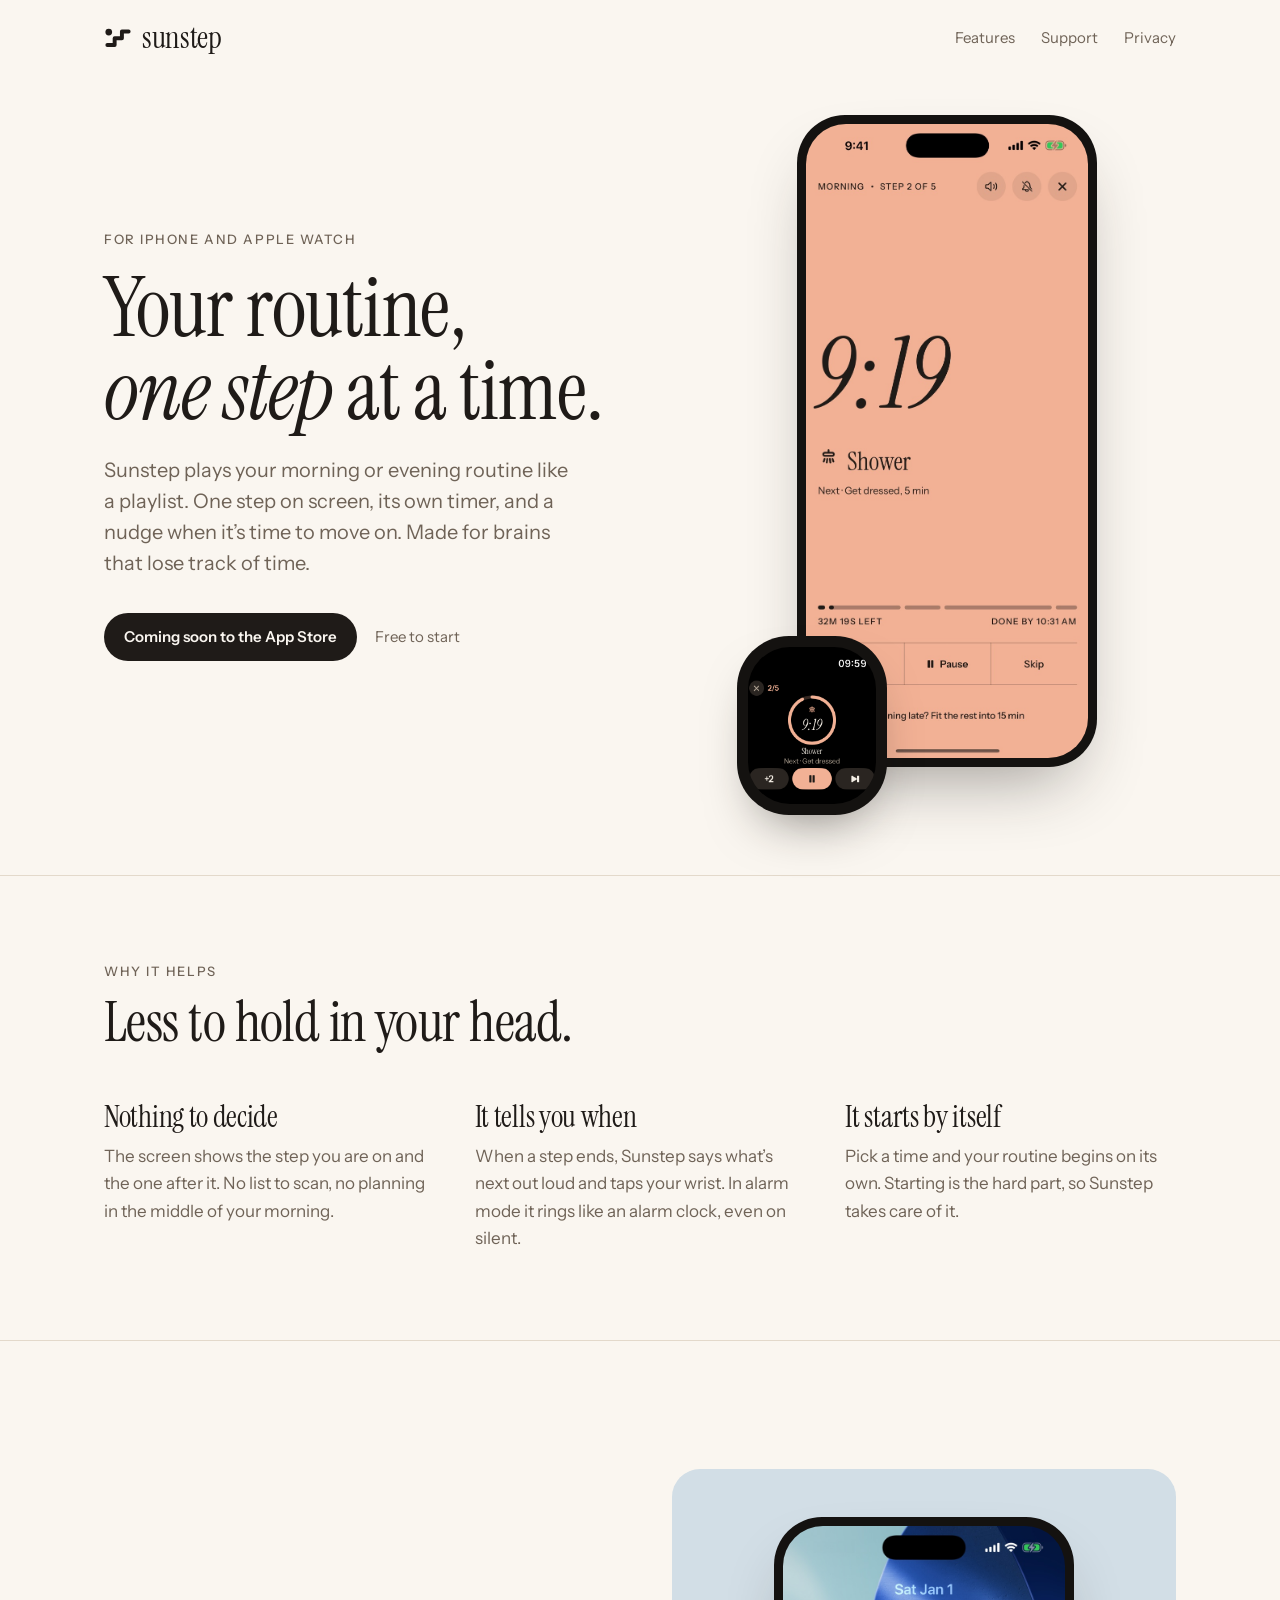
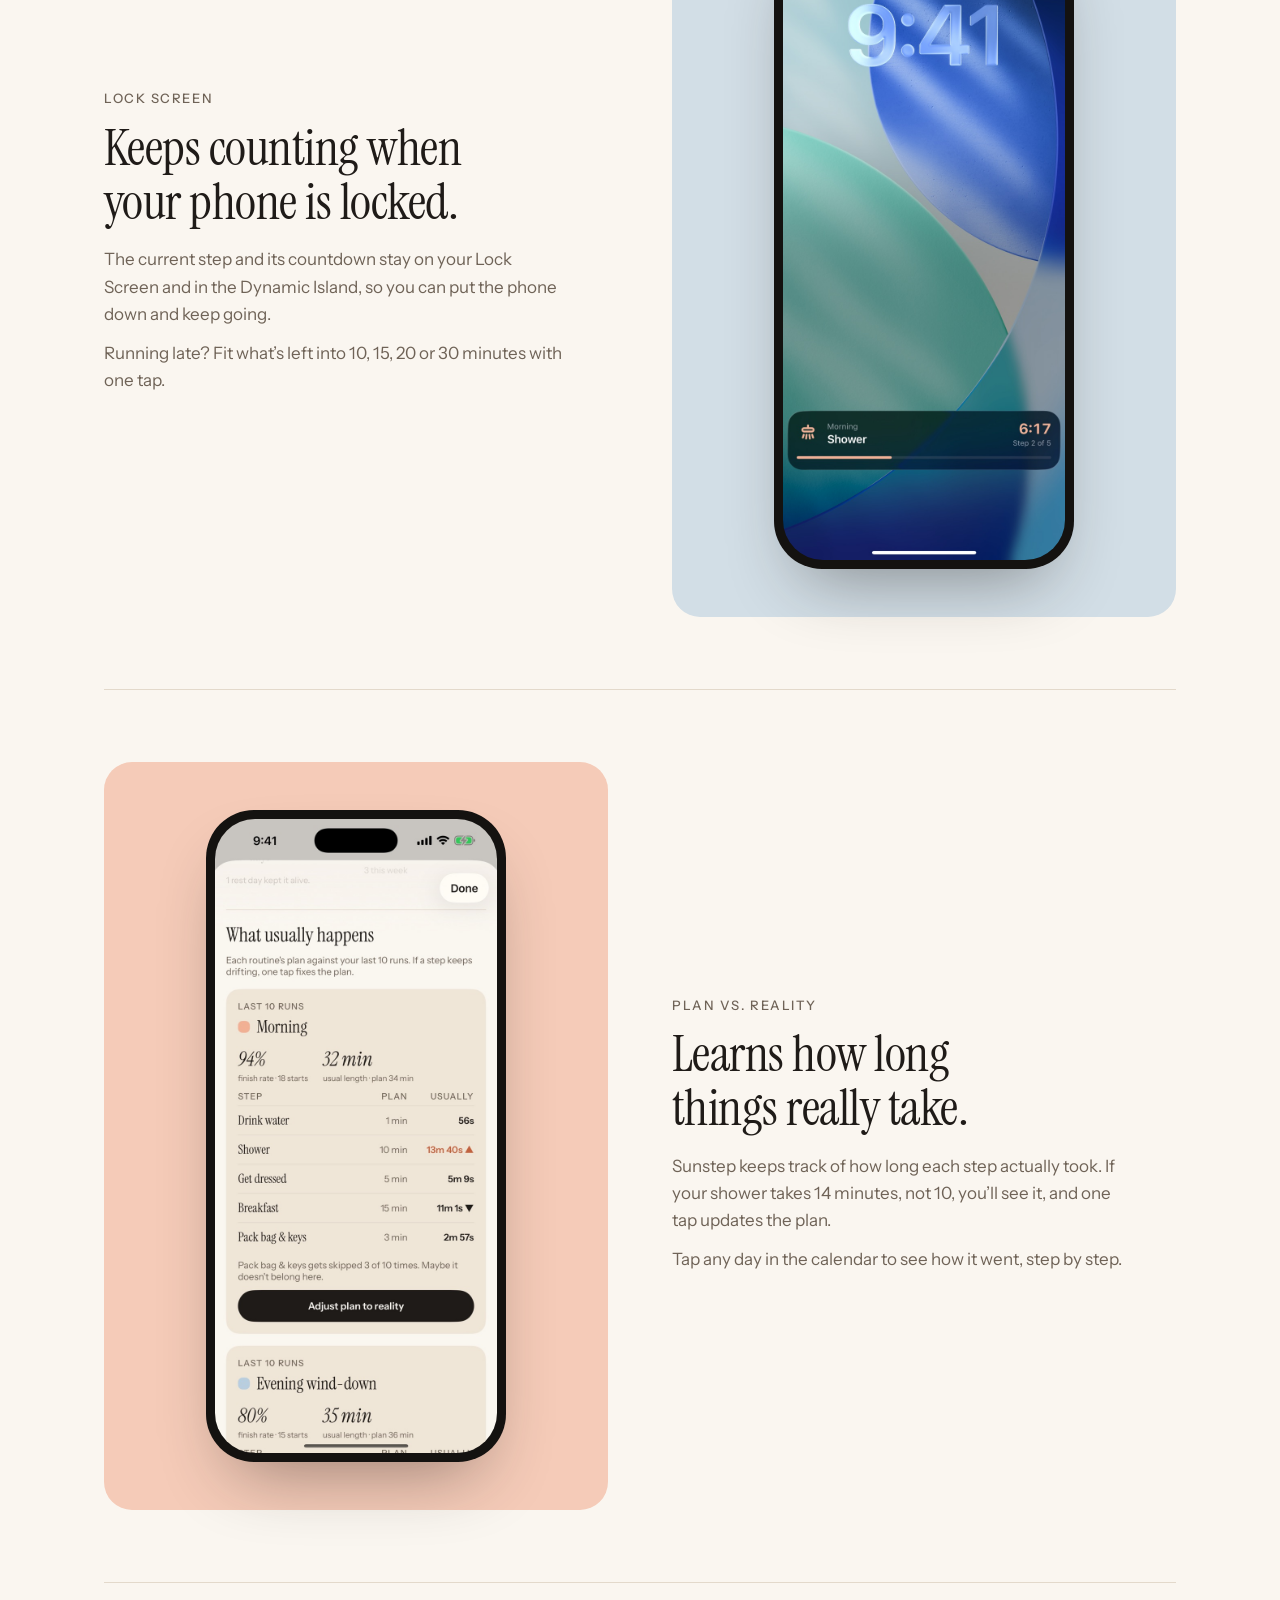
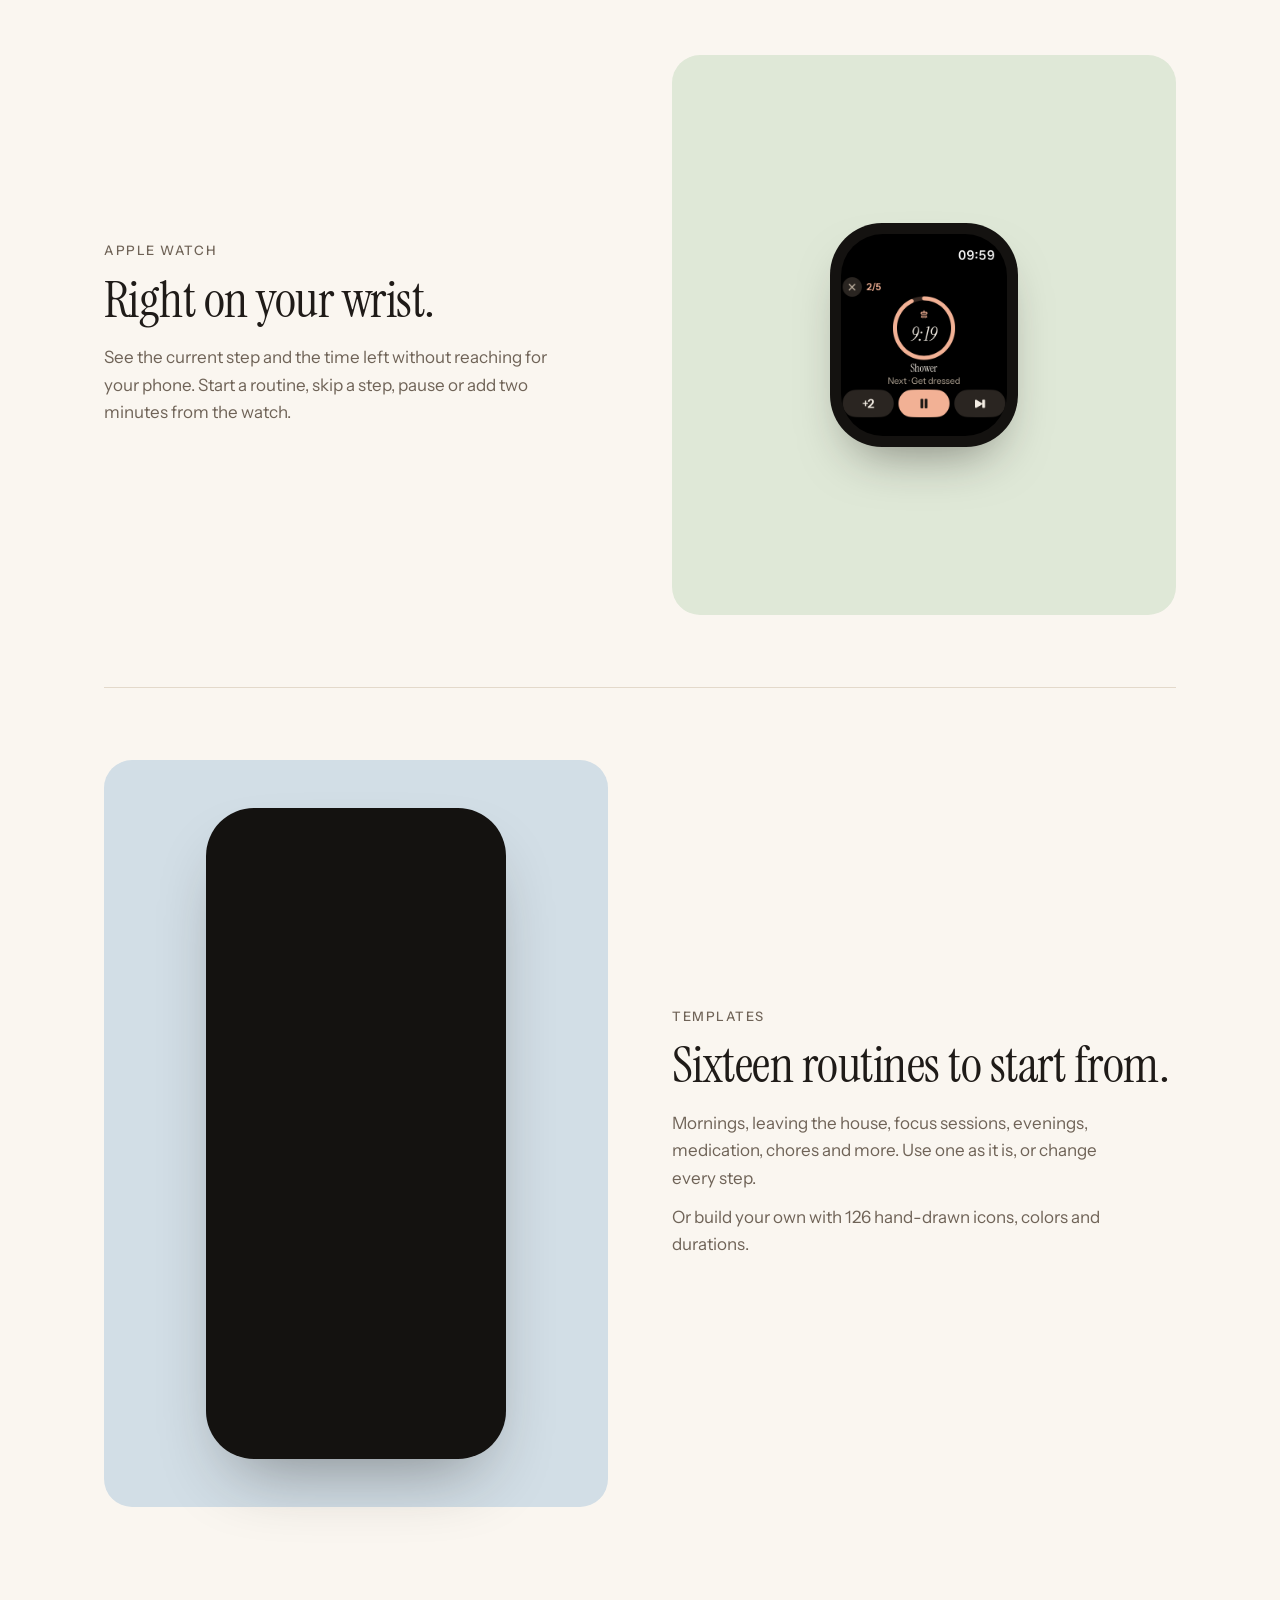
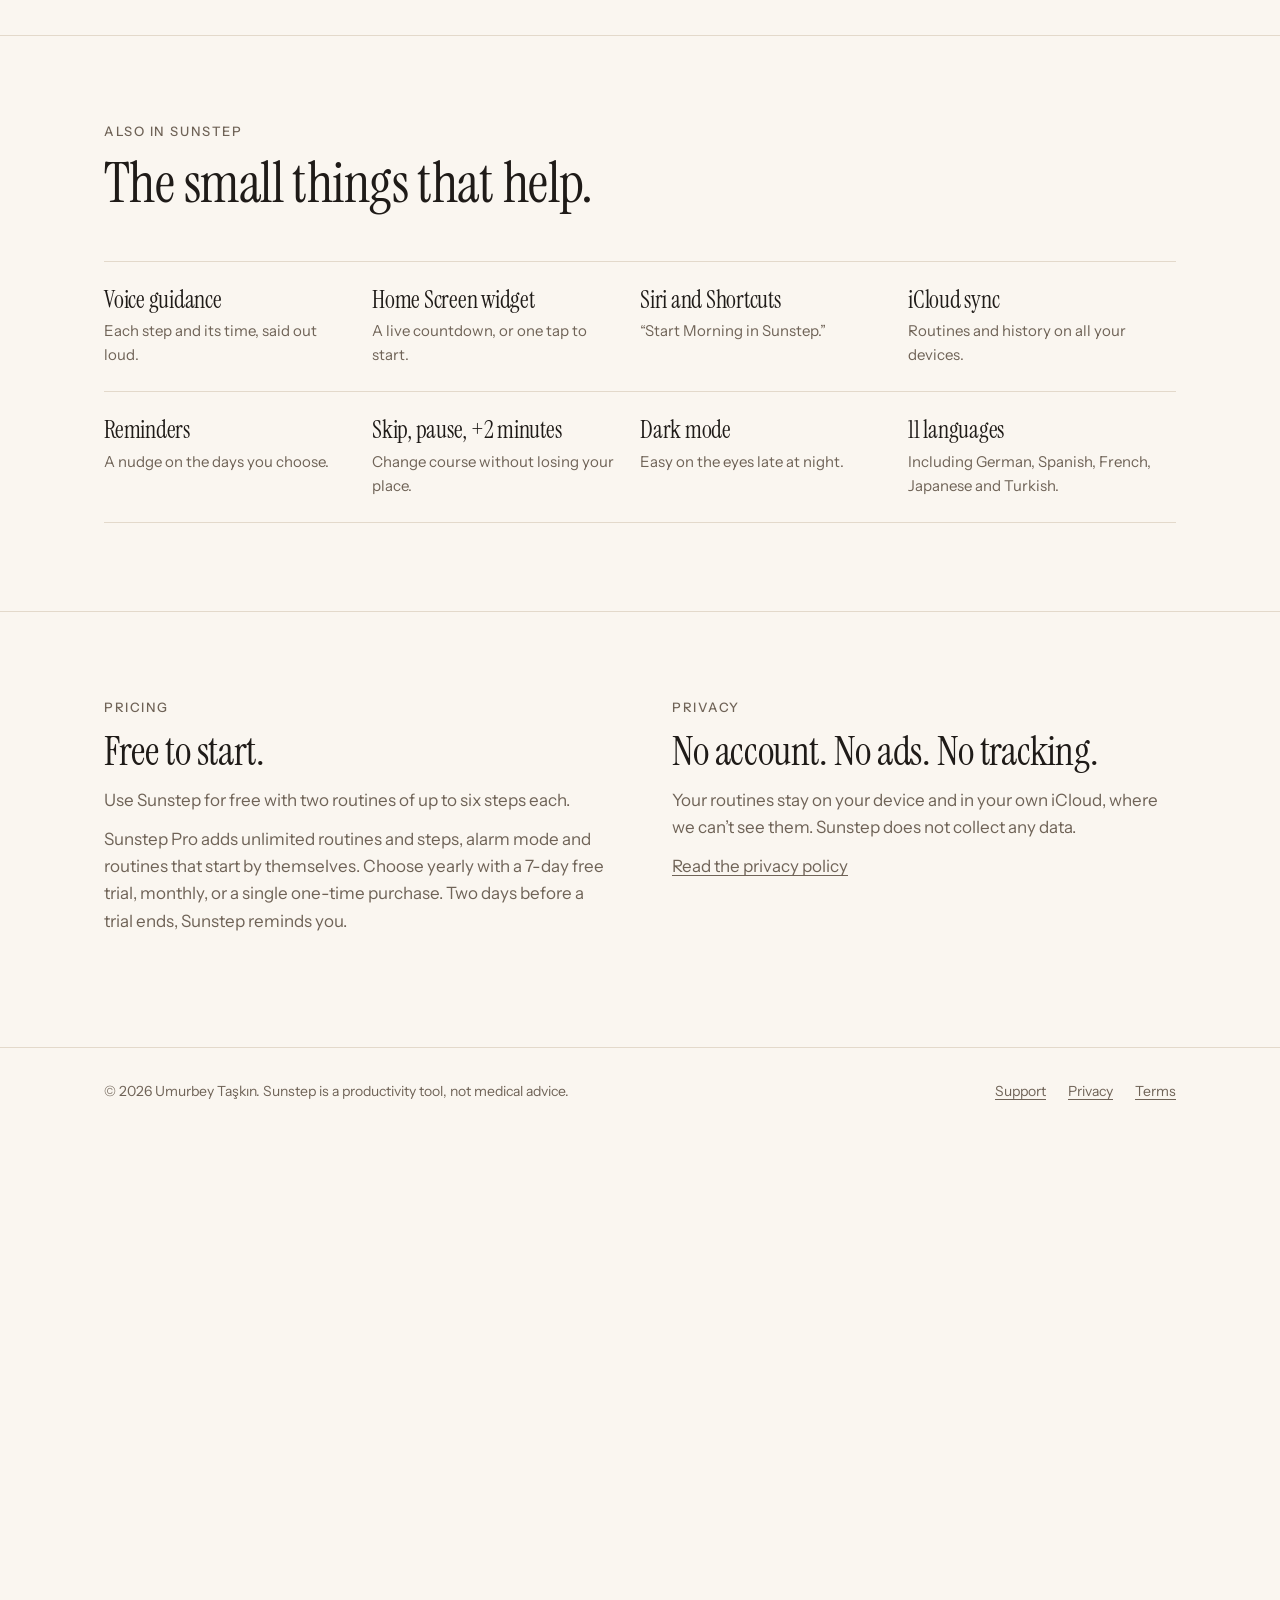
<file: index.html>
<!doctype html>
<html lang="en">
<head>
<meta charset="utf-8">
<meta name="viewport" content="width=device-width, initial-scale=1">
<title>Sunstep</title>
<meta name="robots" content="noindex">
<link rel="canonical" href="https://umurbeytaskin.github.io/sunstep/">
<meta http-equiv="refresh" content="0; url=/sunstep/">
</head>
<body>
<p><a href="/sunstep/">Continue to Sunstep</a></p>
</body>
</html>
</file>
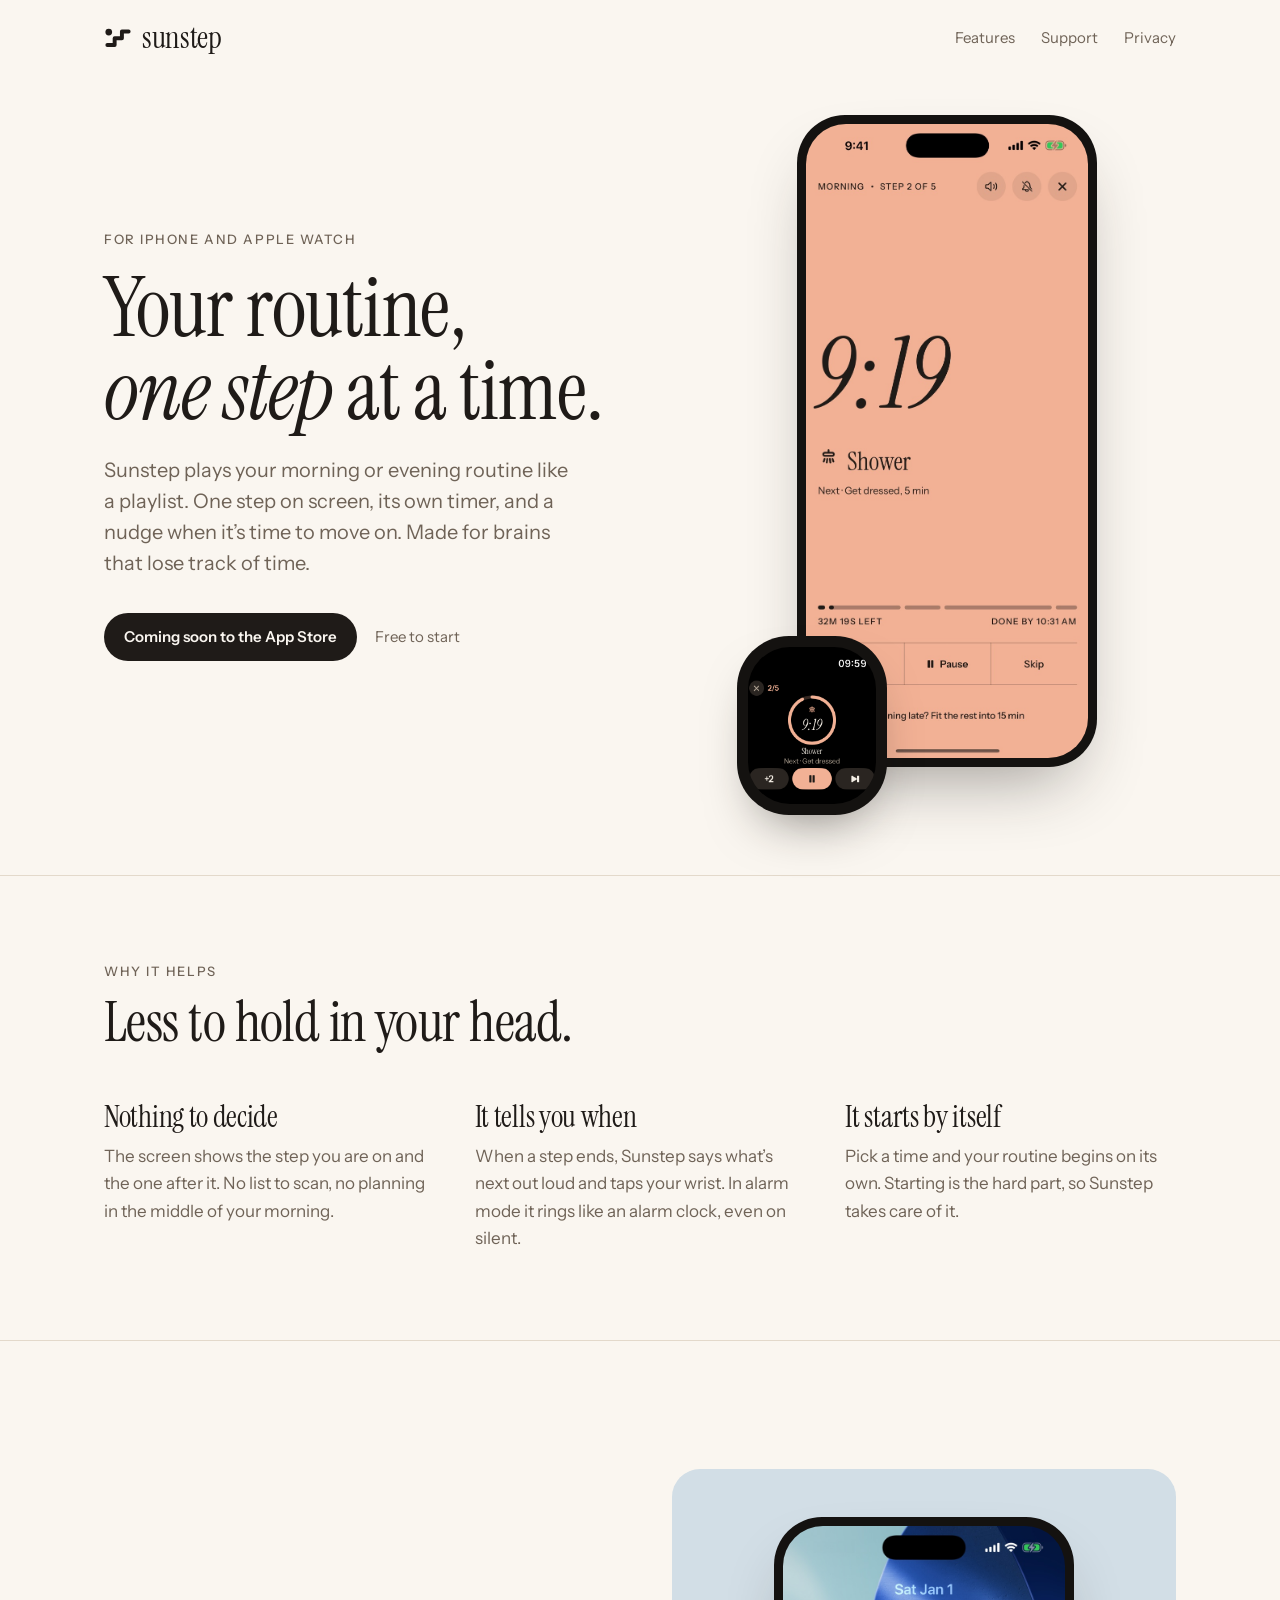
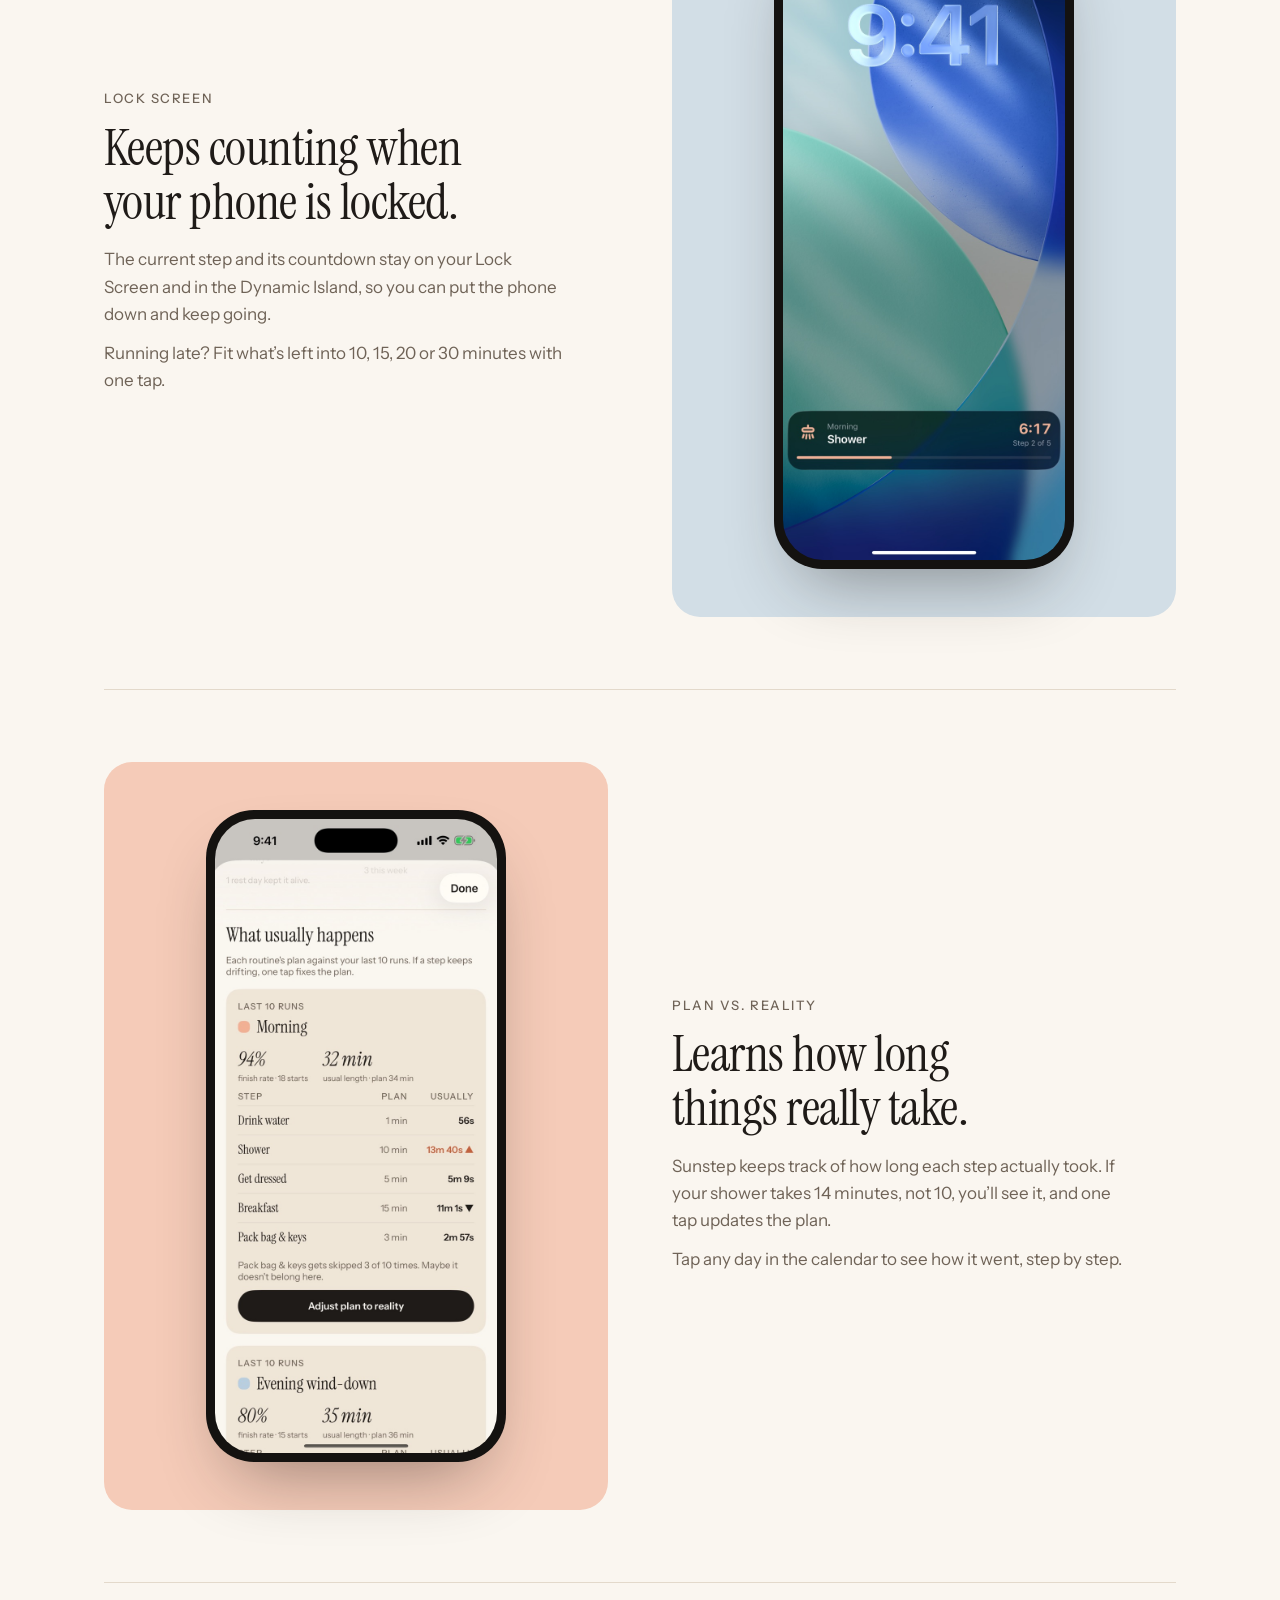
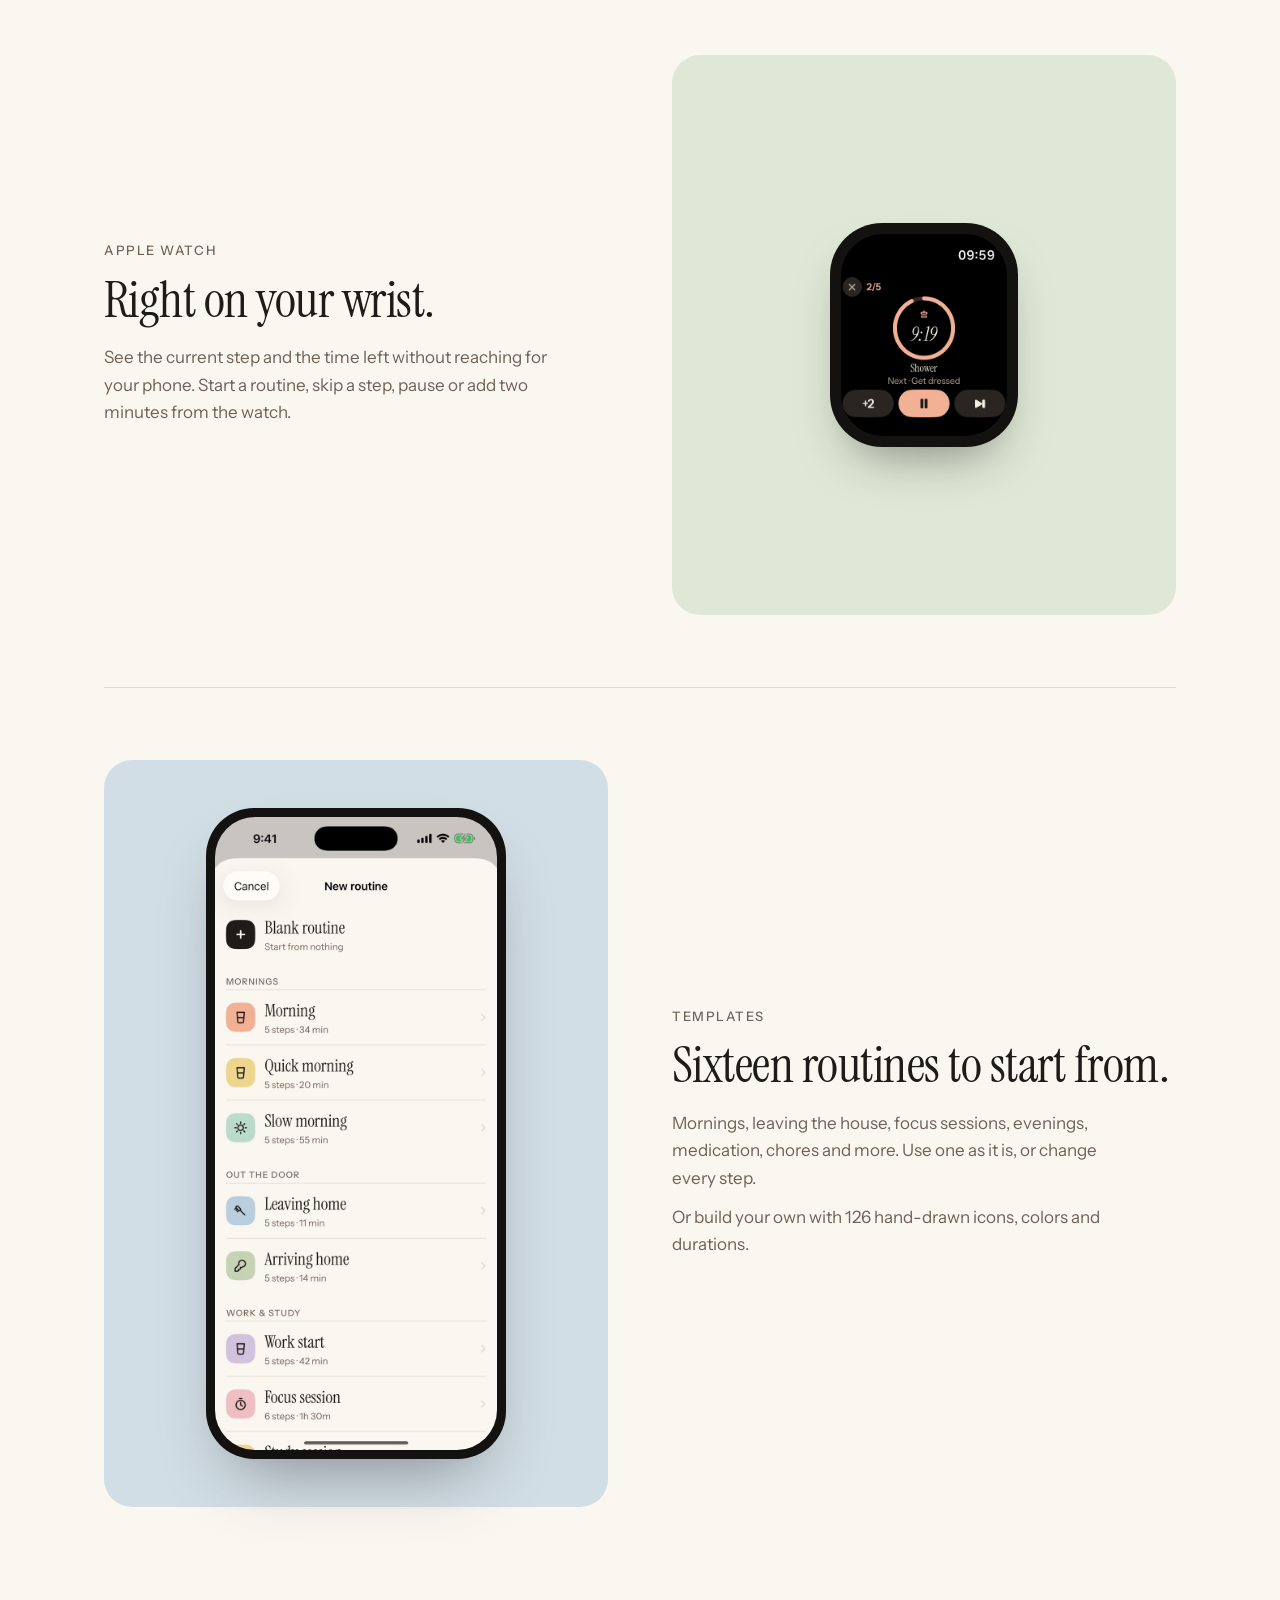
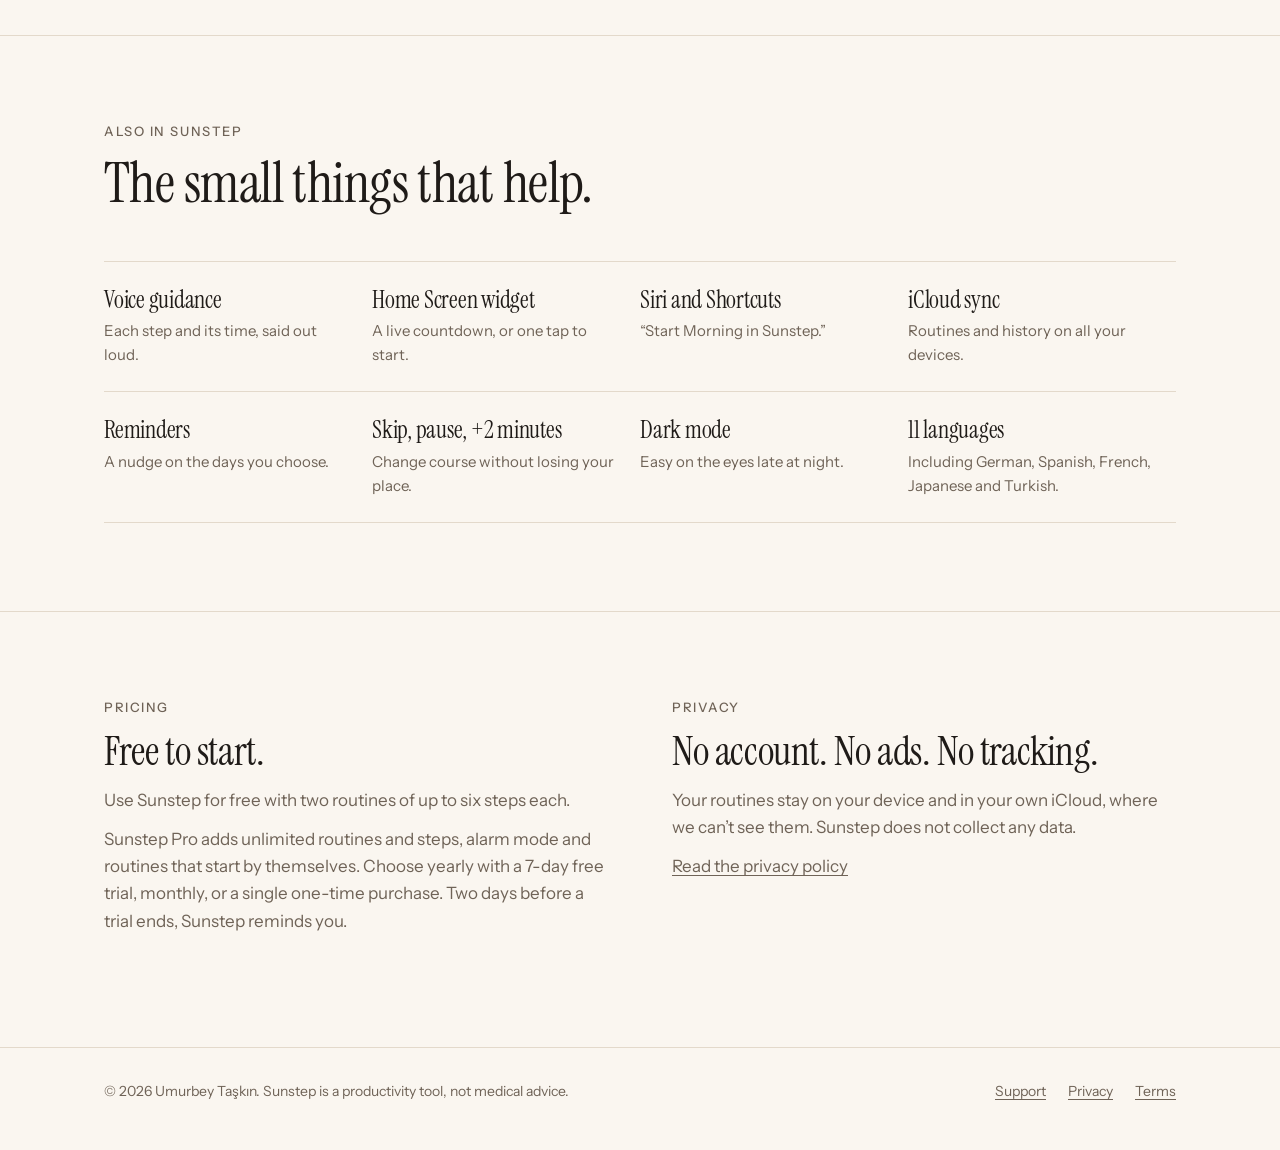
<file: sunstep/index.html>
<!doctype html>
<html lang="en">
<head>
<meta charset="utf-8">
<meta name="viewport" content="width=device-width, initial-scale=1">
<title>Sunstep · Routine timer for iPhone and Apple Watch</title>
<meta name="description" content="Sunstep plays your routine one step at a time, with a timer for each step and a nudge when it is time to move on. Made for people with ADHD.">
<link rel="canonical" href="https://umurbeytaskin.github.io/sunstep/">
<meta name="theme-color" content="#FAF6F0" media="(prefers-color-scheme: light)">
<meta name="theme-color" content="#1E1A17" media="(prefers-color-scheme: dark)">
<link rel="icon" href="assets/img/mark.svg" type="image/svg+xml">
<link rel="apple-touch-icon" href="assets/img/apple-touch-icon.png">
<meta property="og:type" content="website">
<meta property="og:site_name" content="Sunstep">
<meta property="og:title" content="Sunstep: your routine, one step at a time">
<meta property="og:description" content="A routine timer for iPhone and Apple Watch, made for people with ADHD.">
<meta property="og:url" content="https://umurbeytaskin.github.io/sunstep/">
<meta property="og:image" content="https://umurbeytaskin.github.io/sunstep/assets/img/og.png">
<meta property="og:image:width" content="1200">
<meta property="og:image:height" content="630">
<meta name="twitter:card" content="summary_large_image">
<link rel="preload" href="assets/fonts/InstrumentSerif-Regular.ttf" as="font" type="font/ttf" crossorigin>
<link rel="preload" href="assets/fonts/InstrumentSans-Regular.ttf" as="font" type="font/ttf" crossorigin>
<link rel="stylesheet" href="assets/site.css">
</head>
<body>
<a class="skip" href="#main">Skip to content</a>
<div class="wrap">
  <header class="site-header">
    <a class="brand" href="./" aria-label="Sunstep home"><svg viewBox="0 0 100 100" aria-hidden="true"><path d="M12 75H38V51H64V27H88" fill="none" stroke="currentColor" stroke-width="14" stroke-linecap="round" stroke-linejoin="round"/><circle cx="17" cy="29" r="12" fill="currentColor"/></svg><span>sunstep</span></a>
    <nav class="site-nav" aria-label="Main">
      <a href="#features">Features</a>
      <a href="support.html">Support</a>
      <a href="privacy.html">Privacy</a>
    </nav>
  </header>
</div>

<main id="main">
  <section class="wrap hero">
    <div>
      <p class="eyebrow">For iPhone and Apple Watch</p>
      <h1>Your routine,<br> <em>one&nbsp;step</em> at a time.</h1>
      <p class="lede">Sunstep plays your morning or evening routine like a playlist. One step on screen, its own timer, and a nudge when it’s time to move on. Made for brains that lose track of time.</p>
      <div class="availability">
        <span class="pill">Coming soon to the App Store</span>
        <span>Free to start</span>
      </div>
    </div>
    <div class="hero-visual">
      <div class="phone"><img src="assets/img/player.jpg" width="720" height="1564" alt="Sunstep playing a morning routine: the shower step, with nine minutes left and getting dressed up next."></div>
      <div class="watch"><img src="assets/img/watch.png" width="416" height="496" alt="The same step on Apple Watch, with buttons to add two minutes, pause and skip."></div>
    </div>
  </section>

  <section class="section" id="features">
    <div class="wrap">
      <div class="section-head">
        <p class="eyebrow">Why it helps</p>
        <h2>Less to hold in your head.</h2>
      </div>
      <div class="points">
        <div>
          <h3>Nothing to decide</h3>
          <p>The screen shows the step you are on and the one after it. No list to scan, no planning in the middle of your morning.</p>
        </div>
        <div>
          <h3>It tells you when</h3>
          <p>When a step ends, Sunstep says what’s next out loud and taps your wrist. In alarm mode it rings like an alarm clock, even on silent.</p>
        </div>
        <div>
          <h3>It starts by itself</h3>
          <p>Pick a time and your routine begins on its own. Starting is the hard part, so Sunstep takes care of it.</p>
        </div>
      </div>
    </div>
  </section>

  <section class="section">
    <div class="wrap">
      <div class="feature">
        <div>
          <p class="eyebrow">Lock Screen</p>
          <h2>Keeps counting when your phone is locked.</h2>
          <p>The current step and its countdown stay on your Lock Screen and in the Dynamic Island, so you can put the phone down and keep going.</p>
          <p>Running late? Fit what’s left into 10, 15, 20 or 30 minutes with one tap.</p>
        </div>
        <div class="feature-media" style="--tint: var(--blue)">
          <div class="phone"><img src="assets/img/lock.jpg" width="720" height="1564" loading="lazy" alt="The Lock Screen with a Sunstep countdown for the shower step."></div>
        </div>
      </div>

      <div class="feature flip">
        <div>
          <p class="eyebrow">Plan vs. reality</p>
          <h2>Learns how long things really take.</h2>
          <p>Sunstep keeps track of how long each step actually took. If your shower takes 14 minutes, not 10, you’ll see it, and one tap updates the plan.</p>
          <p>Tap any day in the calendar to see how it went, step by step.</p>
        </div>
        <div class="feature-media" style="--tint: var(--peach)">
          <div class="phone"><img src="assets/img/stats.jpg" width="720" height="1564" loading="lazy" alt="Each step's planned time next to what it usually takes, with a button to adjust the plan."></div>
        </div>
      </div>

      <div class="feature">
        <div>
          <p class="eyebrow">Apple Watch</p>
          <h2>Right on your wrist.</h2>
          <p>See the current step and the time left without reaching for your phone. Start a routine, skip a step, pause or add two minutes from the watch.</p>
        </div>
        <div class="feature-media" style="--tint: var(--sage)">
          <div class="watch"><img src="assets/img/watch.png" width="416" height="496" loading="lazy" alt="Sunstep on Apple Watch showing the shower step and its countdown."></div>
        </div>
      </div>

      <div class="feature flip">
        <div>
          <p class="eyebrow">Templates</p>
          <h2>Sixteen routines to start from.</h2>
          <p>Mornings, leaving the house, focus sessions, evenings, medication, chores and more. Use one as it is, or change every step.</p>
          <p>Or build your own with 126 hand-drawn icons, colors and durations.</p>
        </div>
        <div class="feature-media" style="--tint: var(--blue)">
          <div class="phone"><img src="assets/img/templates.jpg" width="720" height="1564" loading="lazy" alt="The list of ready-made routines grouped by mornings, out the door and work."></div>
        </div>
      </div>
    </div>
  </section>

  <section class="section">
    <div class="wrap">
      <div class="section-head">
        <p class="eyebrow">Also in Sunstep</p>
        <h2>The small things that help.</h2>
      </div>
      <div class="details">
        <div><h3>Voice guidance</h3><p>Each step and its time, said out loud.</p></div>
        <div><h3>Home Screen widget</h3><p>A live countdown, or one tap to start.</p></div>
        <div><h3>Siri and Shortcuts</h3><p>“Start Morning in Sunstep.”</p></div>
        <div><h3>iCloud sync</h3><p>Routines and history on all your devices.</p></div>
        <div><h3>Reminders</h3><p>A nudge on the days you choose.</p></div>
        <div><h3>Skip, pause, +2 minutes</h3><p>Change course without losing your place.</p></div>
        <div><h3>Dark mode</h3><p>Easy on the eyes late at night.</p></div>
        <div><h3>11 languages</h3><p>Including German, Spanish, French, Japanese and Turkish.</p></div>
      </div>
    </div>
  </section>

  <section class="section">
    <div class="wrap closing">
      <div>
        <p class="eyebrow">Pricing</p>
        <h2>Free to start.</h2>
        <p>Use Sunstep for free with two routines of up to six steps each.</p>
        <p>Sunstep Pro adds unlimited routines and steps, alarm mode and routines that start by themselves. Choose yearly with a 7-day free trial, monthly, or a single one-time purchase. Two days before a trial ends, Sunstep reminds you.</p>
      </div>
      <div>
        <p class="eyebrow">Privacy</p>
        <h2>No account. No ads. No tracking.</h2>
        <p>Your routines stay on your device and in your own iCloud, where we can’t see them. Sunstep does not collect any data.</p>
        <p><a href="privacy.html">Read the privacy policy</a></p>
      </div>
    </div>
  </section>
</main>

<footer class="site-footer">
  <div class="wrap">
    <p>© 2026 Umurbey Taşkın. Sunstep is a productivity tool, not medical advice.</p>
    <nav aria-label="Footer">
      <a href="support.html">Support</a>
      <a href="privacy.html">Privacy</a>
      <a href="terms.html">Terms</a>
    </nav>
  </div>
</footer>
</body>
</html>
</file>
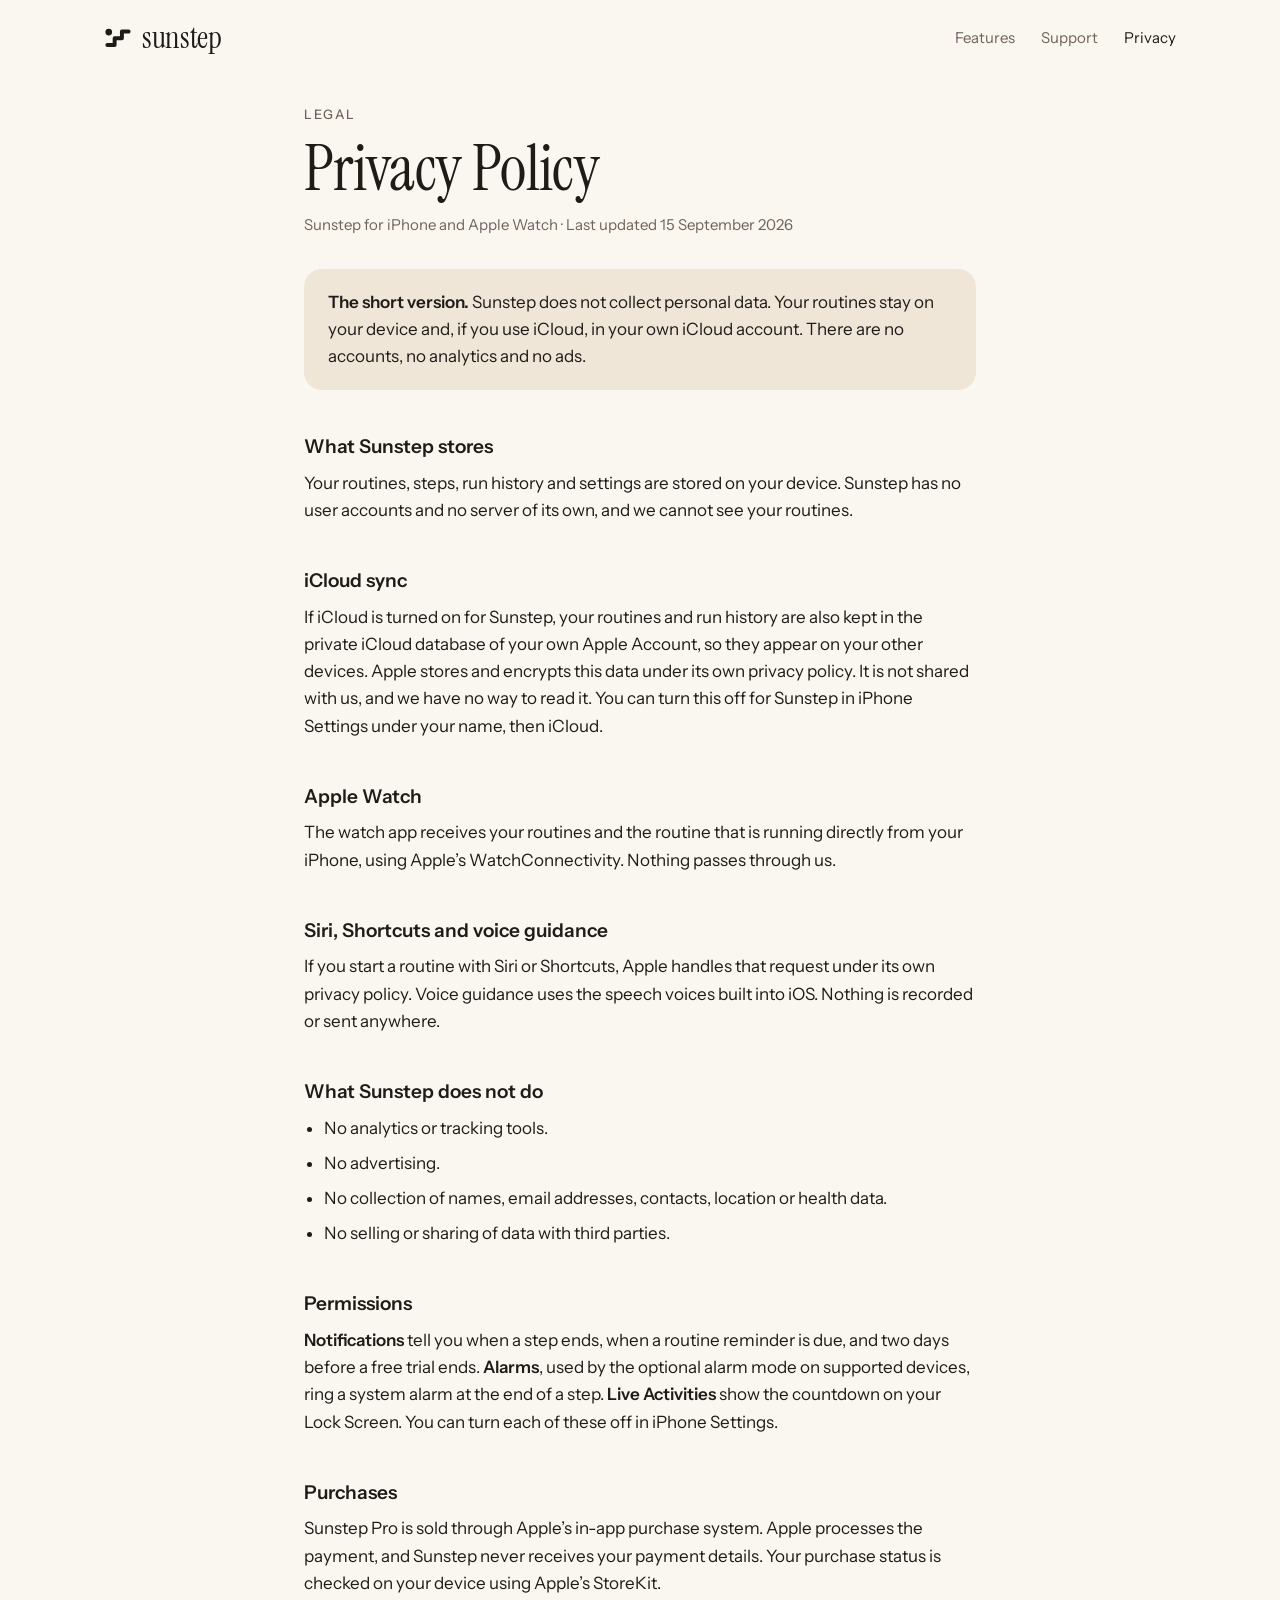
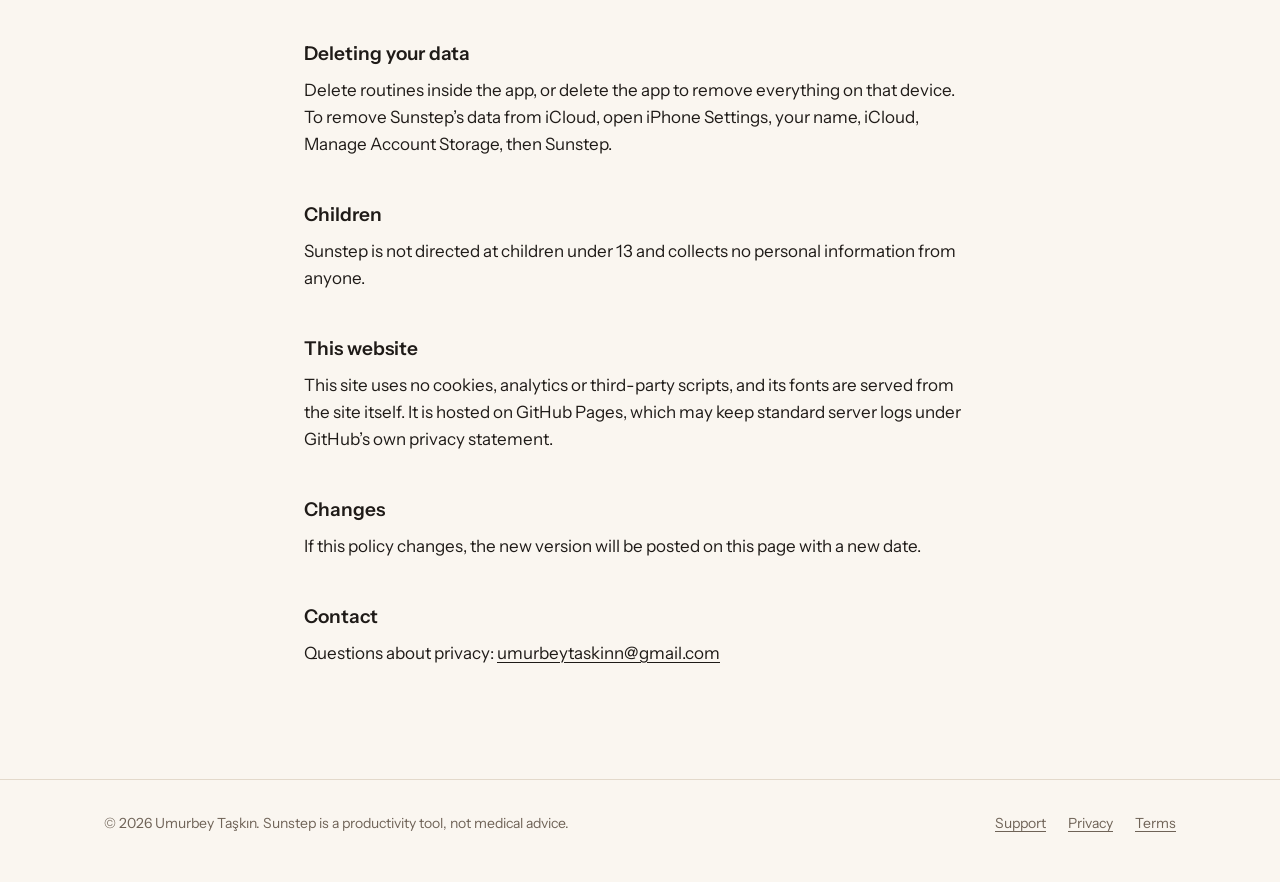
<file: sunstep/privacy.html>
<!doctype html>
<html lang="en">
<head>
<meta charset="utf-8">
<meta name="viewport" content="width=device-width, initial-scale=1">
<title>Privacy Policy · Sunstep</title>
<meta name="description" content="Sunstep does not collect personal data. Your routines stay on your device and in your own iCloud.">
<link rel="canonical" href="https://umurbeytaskin.github.io/sunstep/privacy.html">
<meta name="theme-color" content="#FAF6F0" media="(prefers-color-scheme: light)">
<meta name="theme-color" content="#1E1A17" media="(prefers-color-scheme: dark)">
<link rel="icon" href="assets/img/mark.svg" type="image/svg+xml">
<link rel="apple-touch-icon" href="assets/img/apple-touch-icon.png">
<meta property="og:type" content="website">
<meta property="og:site_name" content="Sunstep">
<meta property="og:title" content="Privacy Policy · Sunstep">
<meta property="og:description" content="Sunstep does not collect personal data. Your routines stay on your device and in your own iCloud.">
<meta property="og:url" content="https://umurbeytaskin.github.io/sunstep/privacy.html">
<meta property="og:image" content="https://umurbeytaskin.github.io/sunstep/assets/img/og.png">
<meta name="twitter:card" content="summary_large_image">
<link rel="preload" href="assets/fonts/InstrumentSerif-Regular.ttf" as="font" type="font/ttf" crossorigin>
<link rel="preload" href="assets/fonts/InstrumentSans-Regular.ttf" as="font" type="font/ttf" crossorigin>
<link rel="stylesheet" href="assets/site.css">
</head>
<body>
<a class="skip" href="#main">Skip to content</a>
<div class="wrap">
  <header class="site-header">
    <a class="brand" href="./" aria-label="Sunstep home"><svg viewBox="0 0 100 100" aria-hidden="true"><path d="M12 75H38V51H64V27H88" fill="none" stroke="currentColor" stroke-width="14" stroke-linecap="round" stroke-linejoin="round"/><circle cx="17" cy="29" r="12" fill="currentColor"/></svg><span>sunstep</span></a>
    <nav class="site-nav" aria-label="Main">
      <a href="./#features">Features</a>
      <a href="support.html">Support</a>
      <a href="privacy.html" aria-current="page">Privacy</a>
    </nav>
  </header>
</div>
<main id="main" class="doc">
  <p class="eyebrow">Legal</p>
  <h1>Privacy Policy</h1>
  <p class="updated">Sunstep for iPhone and Apple Watch · Last updated 15 September 2026</p>

  <div class="summary">
    <p><strong>The short version.</strong> Sunstep does not collect personal data. Your routines stay on your device and, if you use iCloud, in your own iCloud account. There are no accounts, no analytics and no ads.</p>
  </div>

  <h2>What Sunstep stores</h2>
  <p>Your routines, steps, run history and settings are stored on your device. Sunstep has no user accounts and no server of its own, and we cannot see your routines.</p>

  <h2>iCloud sync</h2>
  <p>If iCloud is turned on for Sunstep, your routines and run history are also kept in the private iCloud database of your own Apple Account, so they appear on your other devices. Apple stores and encrypts this data under its own privacy policy. It is not shared with us, and we have no way to read it. You can turn this off for Sunstep in iPhone Settings under your name, then iCloud.</p>

  <h2>Apple Watch</h2>
  <p>The watch app receives your routines and the routine that is running directly from your iPhone, using Apple’s WatchConnectivity. Nothing passes through us.</p>

  <h2>Siri, Shortcuts and voice guidance</h2>
  <p>If you start a routine with Siri or Shortcuts, Apple handles that request under its own privacy policy. Voice guidance uses the speech voices built into iOS. Nothing is recorded or sent anywhere.</p>

  <h2>What Sunstep does not do</h2>
  <ul>
    <li>No analytics or tracking tools.</li>
    <li>No advertising.</li>
    <li>No collection of names, email addresses, contacts, location or health data.</li>
    <li>No selling or sharing of data with third parties.</li>
  </ul>

  <h2>Permissions</h2>
  <p><strong>Notifications</strong> tell you when a step ends, when a routine reminder is due, and two days before a free trial ends. <strong>Alarms</strong>, used by the optional alarm mode on supported devices, ring a system alarm at the end of a step. <strong>Live Activities</strong> show the countdown on your Lock Screen. You can turn each of these off in iPhone Settings.</p>

  <h2>Purchases</h2>
  <p>Sunstep Pro is sold through Apple’s in-app purchase system. Apple processes the payment, and Sunstep never receives your payment details. Your purchase status is checked on your device using Apple’s StoreKit.</p>

  <h2>Deleting your data</h2>
  <p>Delete routines inside the app, or delete the app to remove everything on that device. To remove Sunstep’s data from iCloud, open iPhone Settings, your name, iCloud, Manage Account Storage, then Sunstep.</p>

  <h2>Children</h2>
  <p>Sunstep is not directed at children under 13 and collects no personal information from anyone.</p>

  <h2>This website</h2>
  <p>This site uses no cookies, analytics or third-party scripts, and its fonts are served from the site itself. It is hosted on GitHub Pages, which may keep standard server logs under GitHub’s own privacy statement.</p>

  <h2>Changes</h2>
  <p>If this policy changes, the new version will be posted on this page with a new date.</p>

  <h2>Contact</h2>
  <p>Questions about privacy: <a href="mailto:umurbeytaskinn@gmail.com?subject=Sunstep%20privacy">umurbeytaskinn@gmail.com</a></p>
</main>

<footer class="site-footer">
  <div class="wrap">
    <p>© 2026 Umurbey Taşkın. Sunstep is a productivity tool, not medical advice.</p>
    <nav aria-label="Footer">
      <a href="support.html">Support</a>
      <a href="privacy.html">Privacy</a>
      <a href="terms.html">Terms</a>
    </nav>
  </div>
</footer>
</body>
</html>
</file>
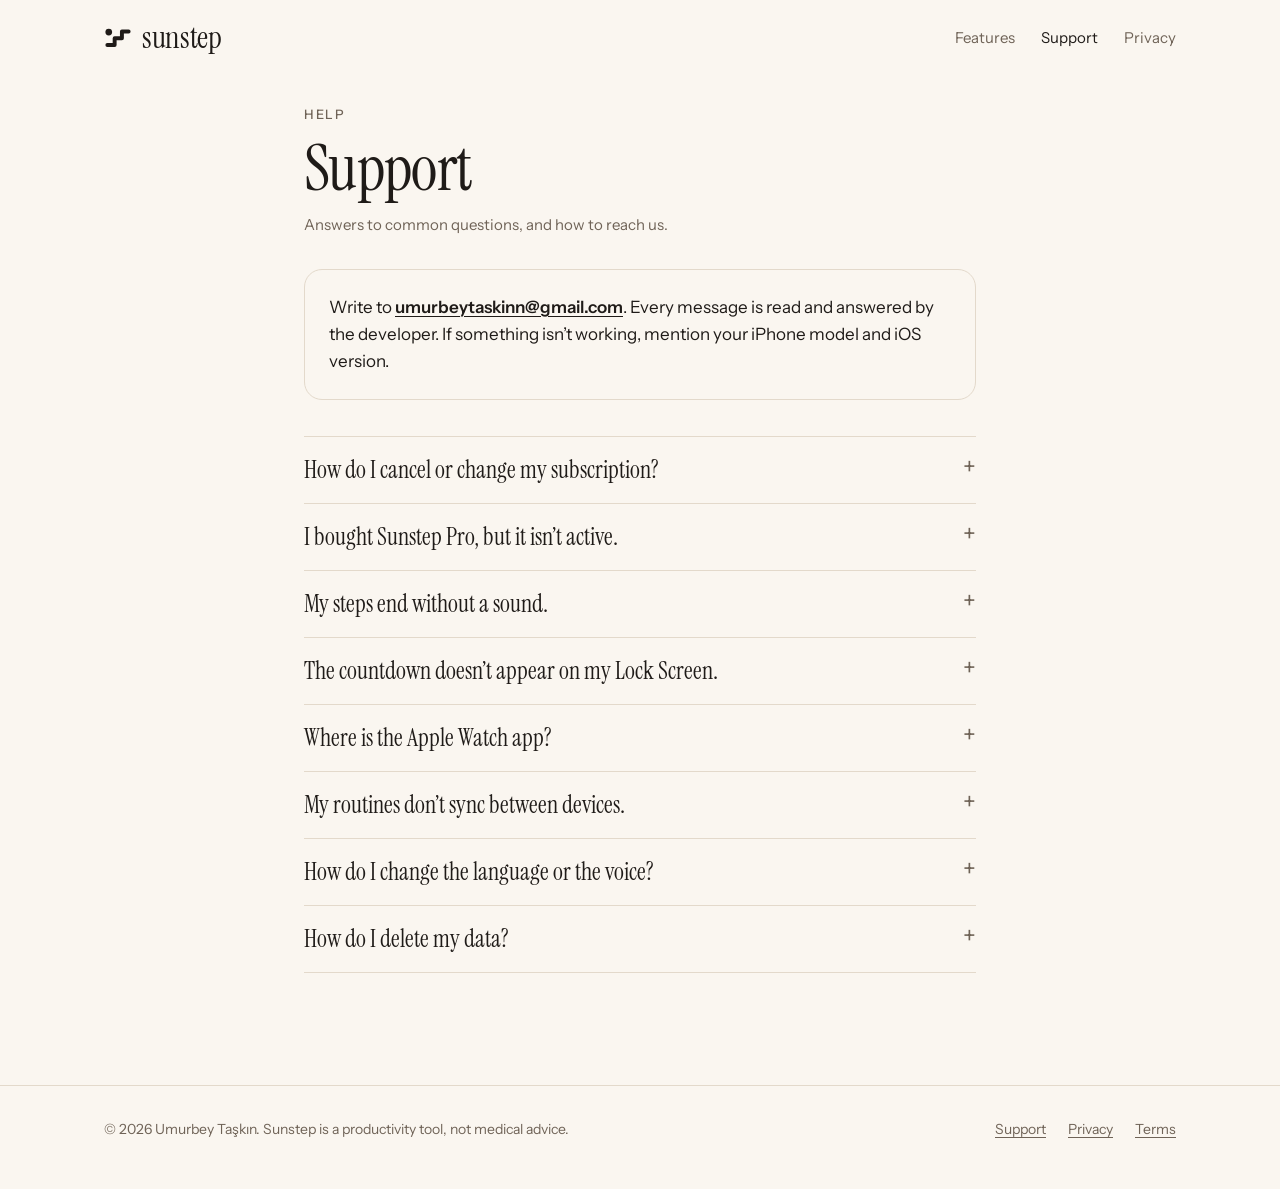
<file: sunstep/support.html>
<!doctype html>
<html lang="en">
<head>
<meta charset="utf-8">
<meta name="viewport" content="width=device-width, initial-scale=1">
<title>Support · Sunstep</title>
<meta name="description" content="Help with Sunstep: subscriptions, restoring purchases, alarms, the Lock Screen countdown, Apple Watch and iCloud sync.">
<link rel="canonical" href="https://umurbeytaskin.github.io/sunstep/support.html">
<meta name="theme-color" content="#FAF6F0" media="(prefers-color-scheme: light)">
<meta name="theme-color" content="#1E1A17" media="(prefers-color-scheme: dark)">
<link rel="icon" href="assets/img/mark.svg" type="image/svg+xml">
<link rel="apple-touch-icon" href="assets/img/apple-touch-icon.png">
<meta property="og:type" content="website">
<meta property="og:site_name" content="Sunstep">
<meta property="og:title" content="Support · Sunstep">
<meta property="og:description" content="Help with Sunstep: subscriptions, restoring purchases, alarms, the Lock Screen countdown, Apple Watch and iCloud sync.">
<meta property="og:url" content="https://umurbeytaskin.github.io/sunstep/support.html">
<meta property="og:image" content="https://umurbeytaskin.github.io/sunstep/assets/img/og.png">
<meta name="twitter:card" content="summary_large_image">
<link rel="preload" href="assets/fonts/InstrumentSerif-Regular.ttf" as="font" type="font/ttf" crossorigin>
<link rel="preload" href="assets/fonts/InstrumentSans-Regular.ttf" as="font" type="font/ttf" crossorigin>
<link rel="stylesheet" href="assets/site.css">
</head>
<body>
<a class="skip" href="#main">Skip to content</a>
<div class="wrap">
  <header class="site-header">
    <a class="brand" href="./" aria-label="Sunstep home"><svg viewBox="0 0 100 100" aria-hidden="true"><path d="M12 75H38V51H64V27H88" fill="none" stroke="currentColor" stroke-width="14" stroke-linecap="round" stroke-linejoin="round"/><circle cx="17" cy="29" r="12" fill="currentColor"/></svg><span>sunstep</span></a>
    <nav class="site-nav" aria-label="Main">
      <a href="./#features">Features</a>
      <a href="support.html" aria-current="page">Support</a>
      <a href="privacy.html">Privacy</a>
    </nav>
  </header>
</div>
<main id="main" class="doc">
  <p class="eyebrow">Help</p>
  <h1>Support</h1>
  <p class="updated">Answers to common questions, and how to reach us.</p>

  <div class="contact">
    <p>Write to <a href="mailto:umurbeytaskinn@gmail.com?subject=Sunstep%20support">umurbeytaskinn@gmail.com</a>. Every message is read and answered by the developer. If something isn’t working, mention your iPhone model and iOS version.</p>
  </div>

  <div class="faq">
    <details>
      <summary>How do I cancel or change my subscription?</summary>
      <div class="answer">
        <p>Open Settings on your iPhone, tap your name, then Subscriptions, and choose Sunstep. You can also get there from Sunstep: Settings, then Manage subscription.</p>
        <p>If you cancel, Pro stays active until the end of the period you already paid for.</p>
      </div>
    </details>
    <details>
      <summary>I bought Sunstep Pro, but it isn’t active.</summary>
      <div class="answer">
        <p>In Sunstep, open Settings and tap Restore purchases. Make sure you are signed in with the same Apple Account you used to buy.</p>
      </div>
    </details>
    <details>
      <summary>My steps end without a sound.</summary>
      <div class="answer">
        <p>Check that notifications are allowed: iPhone Settings, Notifications, Sunstep. If they are off, Sunstep also shows a notice on its home screen.</p>
        <p>Silent mode and Focus can keep notifications quiet. Alarm mode rings like an alarm clock instead, even on silent. It needs iOS 26 or later and Sunstep Pro; turn it on with the bell button in the player and allow alarms when asked.</p>
      </div>
    </details>
    <details>
      <summary>The countdown doesn’t appear on my Lock Screen.</summary>
      <div class="answer">
        <p>Open iPhone Settings, then Apps, then Sunstep, and make sure Live Activities is on. The countdown appears the next time you start a routine.</p>
      </div>
    </details>
    <details>
      <summary>Where is the Apple Watch app?</summary>
      <div class="answer">
        <p>It installs with the iPhone app when automatic app install is on. If you don’t see it, open the Watch app on your iPhone, find Sunstep under My Watch, and tap Install. It needs watchOS 10 or later.</p>
      </div>
    </details>
    <details>
      <summary>My routines don’t sync between devices.</summary>
      <div class="answer">
        <p>Both devices need to be signed in to the same Apple Account with iCloud turned on for Sunstep: iPhone Settings, your name, iCloud. New changes can take a few minutes to arrive. In Sunstep, Settings shows whether iCloud sync is on.</p>
      </div>
    </details>
    <details>
      <summary>How do I change the language or the voice?</summary>
      <div class="answer">
        <p>Sunstep follows your iPhone’s language. To use a different language just for Sunstep, open iPhone Settings, then Apps, Sunstep, Language. Voice guidance speaks in the app’s language, and you can turn it off in Sunstep’s Settings.</p>
      </div>
    </details>
    <details>
      <summary>How do I delete my data?</summary>
      <div class="answer">
        <p>Delete routines inside the app, or delete the app to remove everything on that device. To remove Sunstep’s copy in iCloud, open iPhone Settings, your name, iCloud, Manage Account Storage, then Sunstep.</p>
      </div>
    </details>
  </div>
</main>

<footer class="site-footer">
  <div class="wrap">
    <p>© 2026 Umurbey Taşkın. Sunstep is a productivity tool, not medical advice.</p>
    <nav aria-label="Footer">
      <a href="support.html">Support</a>
      <a href="privacy.html">Privacy</a>
      <a href="terms.html">Terms</a>
    </nav>
  </div>
</footer>
</body>
</html>
</file>
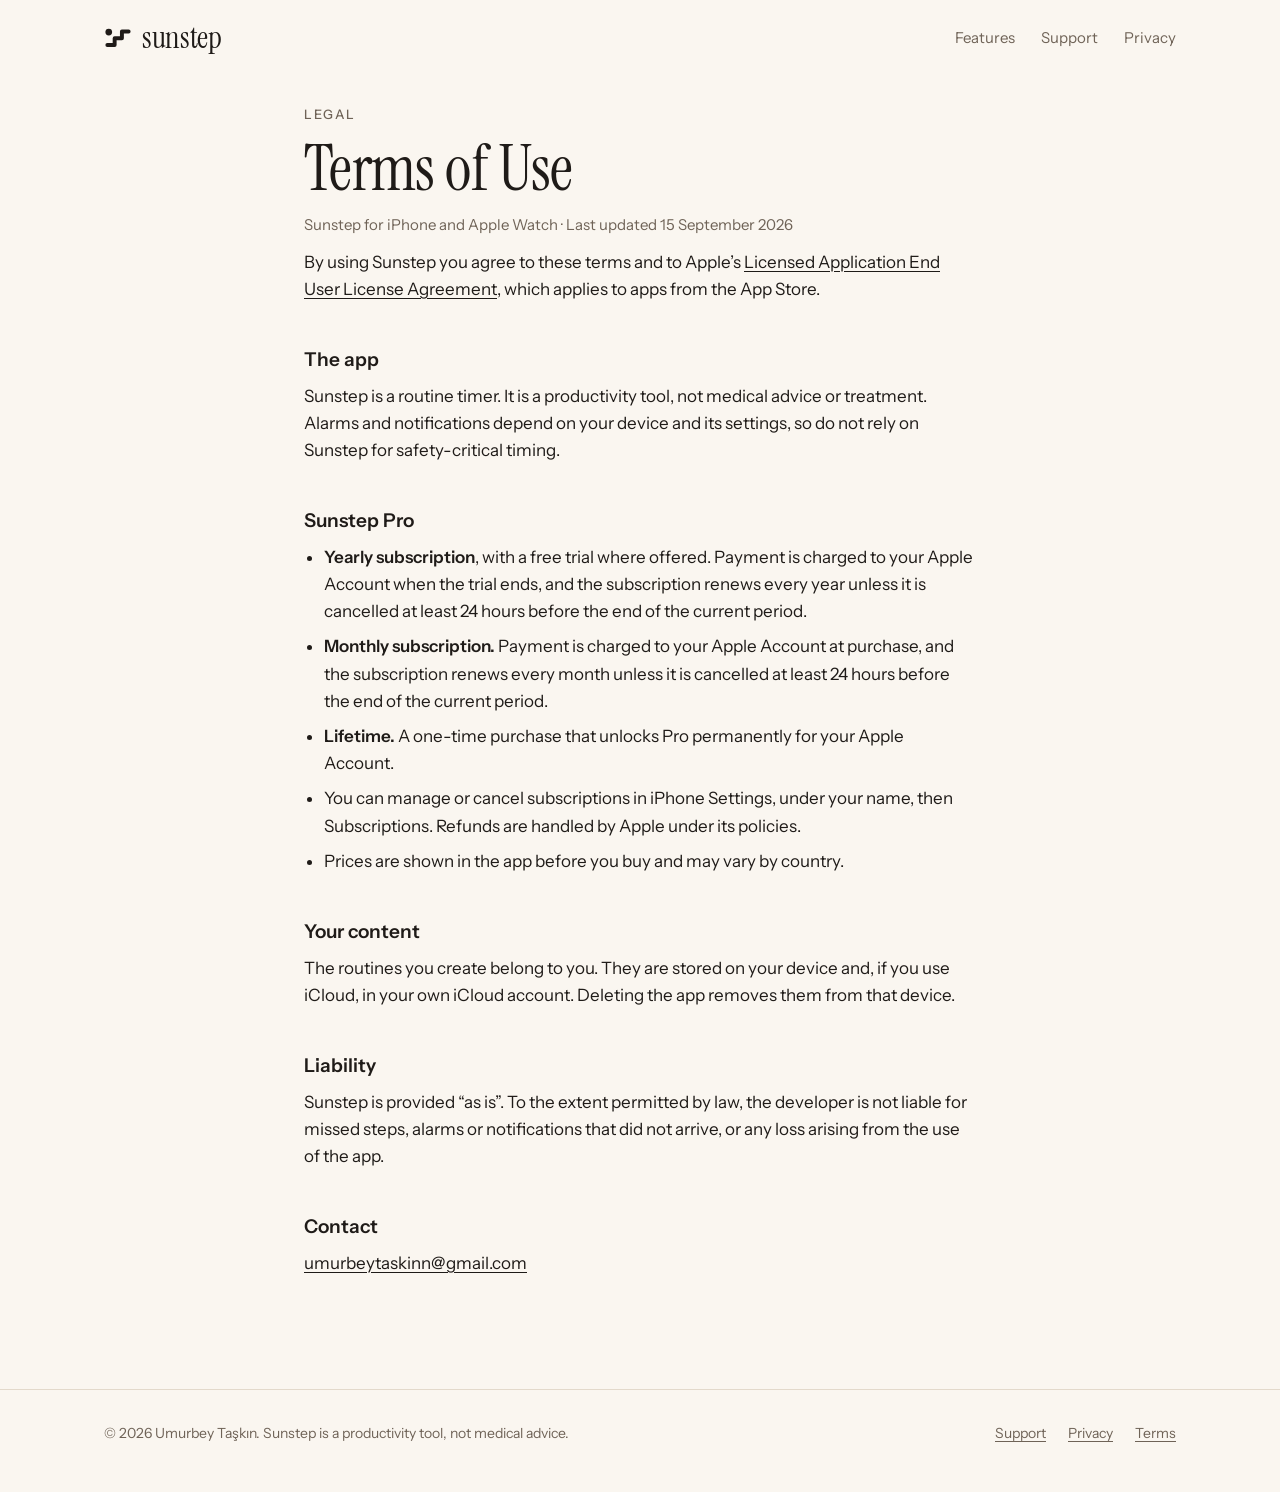
<file: sunstep/terms.html>
<!doctype html>
<html lang="en">
<head>
<meta charset="utf-8">
<meta name="viewport" content="width=device-width, initial-scale=1">
<title>Terms of Use · Sunstep</title>
<meta name="description" content="Terms of use for Sunstep and Sunstep Pro subscriptions.">
<link rel="canonical" href="https://umurbeytaskin.github.io/sunstep/terms.html">
<meta name="theme-color" content="#FAF6F0" media="(prefers-color-scheme: light)">
<meta name="theme-color" content="#1E1A17" media="(prefers-color-scheme: dark)">
<link rel="icon" href="assets/img/mark.svg" type="image/svg+xml">
<link rel="apple-touch-icon" href="assets/img/apple-touch-icon.png">
<meta property="og:type" content="website">
<meta property="og:site_name" content="Sunstep">
<meta property="og:title" content="Terms of Use · Sunstep">
<meta property="og:description" content="Terms of use for Sunstep and Sunstep Pro subscriptions.">
<meta property="og:url" content="https://umurbeytaskin.github.io/sunstep/terms.html">
<meta property="og:image" content="https://umurbeytaskin.github.io/sunstep/assets/img/og.png">
<meta name="twitter:card" content="summary_large_image">
<link rel="preload" href="assets/fonts/InstrumentSerif-Regular.ttf" as="font" type="font/ttf" crossorigin>
<link rel="preload" href="assets/fonts/InstrumentSans-Regular.ttf" as="font" type="font/ttf" crossorigin>
<link rel="stylesheet" href="assets/site.css">
</head>
<body>
<a class="skip" href="#main">Skip to content</a>
<div class="wrap">
  <header class="site-header">
    <a class="brand" href="./" aria-label="Sunstep home"><svg viewBox="0 0 100 100" aria-hidden="true"><path d="M12 75H38V51H64V27H88" fill="none" stroke="currentColor" stroke-width="14" stroke-linecap="round" stroke-linejoin="round"/><circle cx="17" cy="29" r="12" fill="currentColor"/></svg><span>sunstep</span></a>
    <nav class="site-nav" aria-label="Main">
      <a href="./#features">Features</a>
      <a href="support.html">Support</a>
      <a href="privacy.html">Privacy</a>
    </nav>
  </header>
</div>
<main id="main" class="doc">
  <p class="eyebrow">Legal</p>
  <h1>Terms of Use</h1>
  <p class="updated">Sunstep for iPhone and Apple Watch · Last updated 15 September 2026</p>

  <p>By using Sunstep you agree to these terms and to Apple’s <a href="https://www.apple.com/legal/internet-services/itunes/dev/stdeula/">Licensed Application End User License Agreement</a>, which applies to apps from the App Store.</p>

  <h2>The app</h2>
  <p>Sunstep is a routine timer. It is a productivity tool, not medical advice or treatment. Alarms and notifications depend on your device and its settings, so do not rely on Sunstep for safety-critical timing.</p>

  <h2>Sunstep Pro</h2>
  <ul>
    <li><strong>Yearly subscription</strong>, with a free trial where offered. Payment is charged to your Apple Account when the trial ends, and the subscription renews every year unless it is cancelled at least 24 hours before the end of the current period.</li>
    <li><strong>Monthly subscription.</strong> Payment is charged to your Apple Account at purchase, and the subscription renews every month unless it is cancelled at least 24 hours before the end of the current period.</li>
    <li><strong>Lifetime.</strong> A one-time purchase that unlocks Pro permanently for your Apple Account.</li>
    <li>You can manage or cancel subscriptions in iPhone Settings, under your name, then Subscriptions. Refunds are handled by Apple under its policies.</li>
    <li>Prices are shown in the app before you buy and may vary by country.</li>
  </ul>

  <h2>Your content</h2>
  <p>The routines you create belong to you. They are stored on your device and, if you use iCloud, in your own iCloud account. Deleting the app removes them from that device.</p>

  <h2>Liability</h2>
  <p>Sunstep is provided “as is”. To the extent permitted by law, the developer is not liable for missed steps, alarms or notifications that did not arrive, or any loss arising from the use of the app.</p>

  <h2>Contact</h2>
  <p><a href="mailto:umurbeytaskinn@gmail.com?subject=Sunstep%20terms">umurbeytaskinn@gmail.com</a></p>
</main>

<footer class="site-footer">
  <div class="wrap">
    <p>© 2026 Umurbey Taşkın. Sunstep is a productivity tool, not medical advice.</p>
    <nav aria-label="Footer">
      <a href="support.html">Support</a>
      <a href="privacy.html">Privacy</a>
      <a href="terms.html">Terms</a>
    </nav>
  </div>
</footer>
</body>
</html>
</file>
<file: sunstep/assets/site.css>
/* Sunstep site. Brand tokens mirror the app (Shared/Theme.swift). Fonts are served from this site; no third-party requests. */
@font-face { font-family: "Instrument Serif"; src: url("fonts/InstrumentSerif-Regular.ttf") format("truetype"); font-weight: 400; font-style: normal; font-display: swap; }
@font-face { font-family: "Instrument Serif"; src: url("fonts/InstrumentSerif-Italic.ttf") format("truetype"); font-weight: 400; font-style: italic; font-display: swap; }
@font-face { font-family: "Instrument Sans"; src: url("fonts/InstrumentSans-Regular.ttf") format("truetype"); font-weight: 400; font-display: swap; }
@font-face { font-family: "Instrument Sans"; src: url("fonts/InstrumentSans-Medium.ttf") format("truetype"); font-weight: 500; font-display: swap; }
@font-face { font-family: "Instrument Sans"; src: url("fonts/InstrumentSans-SemiBold.ttf") format("truetype"); font-weight: 600; font-display: swap; }

:root {
  --paper: #FAF6F0; --ink: #1F1B18; --muted: #6F6357; --hairline: #E3D9CB; --tile: #EFE6D8;
  --peach: #F2B195; --blue: #B9CFE0; --sage: #CFE0C8;
  --button: #1F1B18; --on-button: #FAF6F0; --panel-mix: 62%;
  --serif: "Instrument Serif", "Iowan Old Style", "Palatino Linotype", Georgia, serif;
  --sans: "Instrument Sans", -apple-system, BlinkMacSystemFont, "Segoe UI", Helvetica, Arial, sans-serif;
  color-scheme: light dark;
}
@media (prefers-color-scheme: dark) {
  :root { --paper: #1E1A17; --ink: #F3EDE4; --muted: #B5A898; --hairline: #3A342E; --tile: #2A2521; --button: #F2B195; --on-button: #1F1B18; --panel-mix: 18%; }
}

*, *::before, *::after { box-sizing: border-box; }
html { -webkit-text-size-adjust: 100%; }
body { margin: 0; background: var(--paper); color: var(--ink); font: 400 17px/1.6 var(--sans); -webkit-font-smoothing: antialiased; text-rendering: optimizeLegibility; }
img { max-width: 100%; display: block; }
a { color: inherit; text-decoration-thickness: 1px; text-underline-offset: 3px; }
a:hover { text-decoration-thickness: 2px; }
:focus-visible { outline: 2px solid var(--ink); outline-offset: 3px; border-radius: 6px; }
h1, h2, h3 { font-family: var(--serif); font-weight: 400; letter-spacing: -0.01em; text-wrap: balance; margin: 0; }
p { margin: 0; }
.wrap { max-width: 1120px; margin: 0 auto; padding: 0 24px; }
.eyebrow { font: 500 13px/1.2 var(--sans); letter-spacing: 0.12em; text-transform: uppercase; color: var(--muted); }
.skip { position: absolute; left: -9999px; }
.skip:focus { left: 16px; top: 16px; background: var(--paper); padding: 8px 12px; z-index: 10; }

/* Header and footer */
.site-header { display: flex; align-items: center; justify-content: space-between; gap: 24px; padding: 22px 0; }
.brand { display: inline-flex; align-items: center; gap: 10px; text-decoration: none; }
.brand svg { width: 28px; height: 28px; }
.brand span { font: 400 31px/1 var(--serif); letter-spacing: -0.01em; }
.site-nav { display: flex; gap: 26px; font-size: 15px; }
.site-nav a { color: var(--muted); text-decoration: none; }
.site-nav a:hover, .site-nav a[aria-current="page"] { color: var(--ink); }
.site-footer { border-top: 1px solid var(--hairline); margin-top: 24px; }
.site-footer .wrap { display: flex; flex-wrap: wrap; justify-content: space-between; gap: 16px 32px; padding-top: 32px; padding-bottom: 48px; font-size: 14px; color: var(--muted); }
.site-footer nav { display: flex; gap: 22px; }
.site-footer a { color: var(--muted); }
.site-footer a:hover { color: var(--ink); }

/* Devices */
.phone { width: 300px; max-width: 72vw; aspect-ratio: 1320 / 2868; padding: 9px; border-radius: 48px; background: #141210; box-shadow: 0 34px 70px -28px rgba(31, 27, 24, 0.45); }
.phone img { width: 100%; height: 100%; object-fit: cover; border-radius: 40px; }
.watch { width: 188px; aspect-ratio: 416 / 496; padding: 11px; border-radius: 52px; background: #141210; box-shadow: 0 26px 50px -22px rgba(31, 27, 24, 0.5); }
.watch img { width: 100%; height: 100%; border-radius: 42px; }

/* Home: hero */
.hero { display: grid; grid-template-columns: 1.1fr 0.9fr; gap: 56px; align-items: center; padding-top: 40px; padding-bottom: 96px; }
.hero h1 { font-size: clamp(50px, 6.6vw, 88px); line-height: 0.98; margin: 18px 0 24px; }
.hero h1 em { font-style: italic; }
.lede { font-size: 20px; line-height: 1.55; color: var(--muted); max-width: 36ch; }
.availability { display: flex; flex-wrap: wrap; align-items: center; gap: 12px 18px; margin-top: 34px; font-size: 15px; color: var(--muted); }
.pill { display: inline-flex; align-items: center; padding: 12px 20px; border-radius: 999px; background: var(--button); color: var(--on-button); font-weight: 600; }
.hero-visual { position: relative; display: flex; justify-content: center; padding-bottom: 12px; }
.hero-visual .watch { position: absolute; left: 4%; bottom: -36px; width: 150px; }

/* Home: sections */
.section { border-top: 1px solid var(--hairline); padding: 88px 0; }
.section-head { max-width: 640px; margin-bottom: 48px; }
.section-head h2 { font-size: clamp(38px, 4.4vw, 56px); line-height: 1.05; margin-top: 14px; }
.points { display: grid; grid-template-columns: repeat(3, 1fr); gap: 40px; }
.points h3 { font-size: 30px; line-height: 1.1; margin-bottom: 10px; }
.points p, .feature p, .details p, .closing p { color: var(--muted); }

.feature { display: grid; grid-template-columns: 1fr 1fr; gap: 64px; align-items: center; padding: 40px 0; }
.feature + .feature { border-top: 1px solid var(--hairline); padding-top: 72px; margin-top: 32px; }
.feature h2 { font-size: clamp(36px, 4vw, 52px); line-height: 1.05; margin: 14px 0 18px; }
.feature p { max-width: 42ch; }
.feature p + p { margin-top: 12px; }
.feature-media { display: flex; justify-content: center; align-items: center; min-height: 560px; padding: 48px 24px; border-radius: 28px; background: color-mix(in srgb, var(--tint) var(--panel-mix), var(--paper)); }
.feature.flip .feature-media { order: -1; }

.details { display: grid; grid-template-columns: repeat(4, 1fr); border-top: 1px solid var(--hairline); }
.details > div { padding: 24px 24px 24px 0; border-bottom: 1px solid var(--hairline); }
.details h3 { font-size: 24px; line-height: 1.15; margin-bottom: 6px; }
.details p { font-size: 15px; }

.closing { display: grid; grid-template-columns: 1fr 1fr; gap: 64px; }
.closing h2 { font-size: 40px; line-height: 1.08; margin: 14px 0 14px; }
.closing p { max-width: 46ch; }
.closing p + p { margin-top: 12px; }

/* Documents: support, privacy, terms */
.doc { max-width: 720px; margin: 0 auto; padding: 32px 24px 88px; }
.doc h1 { font-size: clamp(44px, 6vw, 64px); line-height: 1; margin: 14px 0 12px; }
.doc .updated { color: var(--muted); font-size: 15px; }
.doc .summary { background: var(--tile); border-radius: 18px; padding: 20px 24px; margin: 32px 0 8px; }
.doc .summary p + p { margin-top: 8px; }
.doc h2 { font: 600 19px/1.35 var(--sans); letter-spacing: 0; margin: 44px 0 10px; }
.doc p, .doc li { max-width: 68ch; }
.doc p + p { margin-top: 12px; }
.doc ul { padding-left: 20px; margin: 10px 0 0; }
.doc li + li { margin-top: 8px; }
.faq { margin-top: 36px; border-top: 1px solid var(--hairline); }
.faq details { border-bottom: 1px solid var(--hairline); }
.faq summary { cursor: pointer; list-style: none; display: flex; justify-content: space-between; gap: 16px; padding: 18px 0; font: 400 24px/1.25 var(--serif); }
.faq summary::-webkit-details-marker { display: none; }
.faq summary::after { content: "+"; font: 400 24px/1 var(--sans); color: var(--muted); }
.faq details[open] summary::after { content: "−"; }
.faq .answer { padding: 0 0 20px; color: var(--muted); }
.faq .answer p + p { margin-top: 10px; }
.contact { margin-top: 32px; padding: 24px; border: 1px solid var(--hairline); border-radius: 18px; }
.contact a { font-weight: 600; }

@media (max-width: 900px) {
  .hero { grid-template-columns: 1fr; gap: 64px; padding-bottom: 72px; }
  .hero-visual .watch { left: 8%; width: 128px; }
  .points { grid-template-columns: 1fr; gap: 32px; }
  .feature { grid-template-columns: 1fr; gap: 32px; }
  .feature.flip .feature-media { order: 0; }
  .feature-media { min-height: 0; }
  .details { grid-template-columns: repeat(2, 1fr); }
  .closing { grid-template-columns: 1fr; gap: 40px; }
  .section { padding: 64px 0; }
}
@media (max-width: 560px) {
  body { font-size: 16px; }
  .site-nav { gap: 18px; font-size: 14px; }
  .brand span { font-size: 27px; }
  .lede { font-size: 18px; }
  .details { grid-template-columns: 1fr; }
  .phone { width: 250px; }
}
</file>
